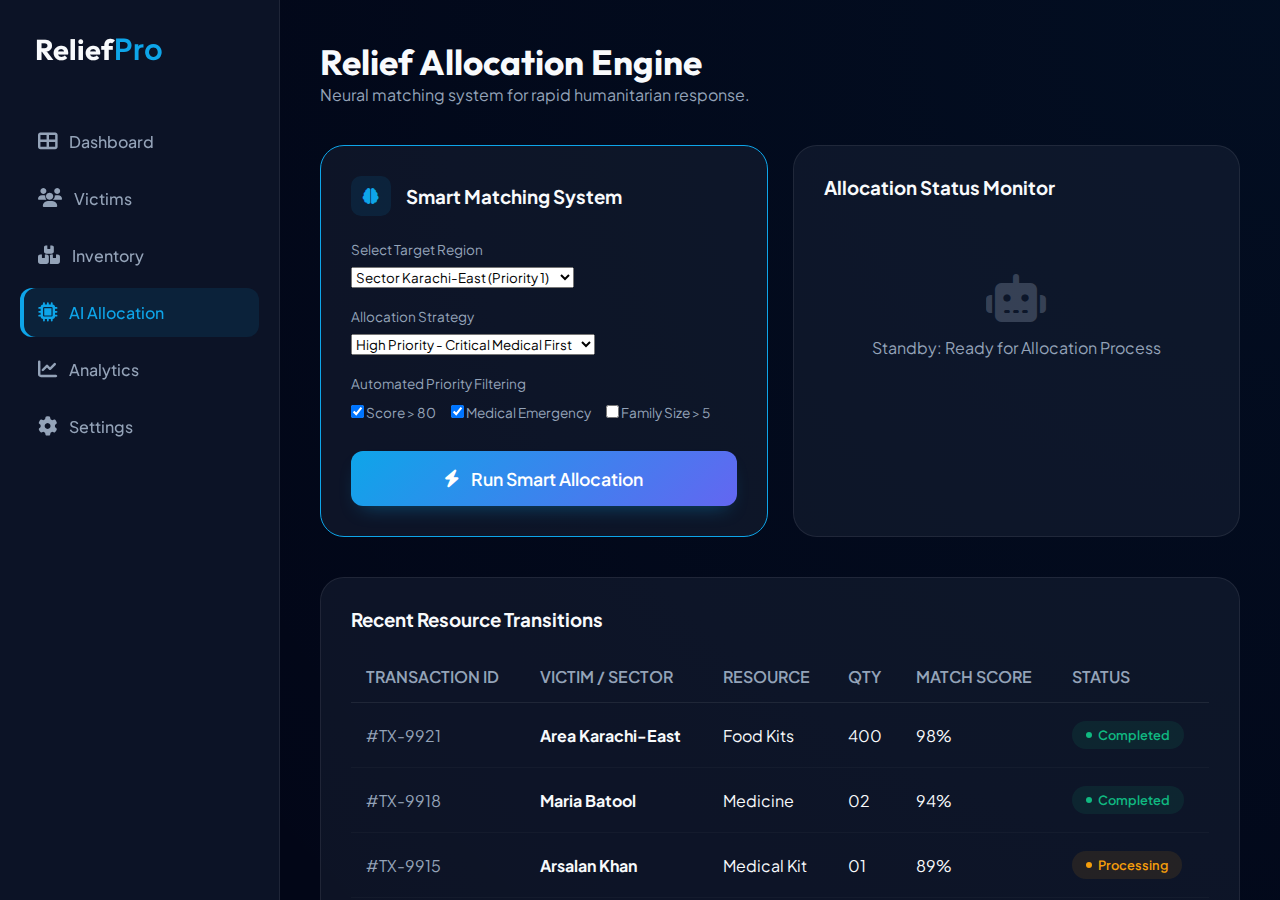
<file: Project7/DisasterRelief_Dashboard  all .html all .css files  and   script.js/allocation.html>
<!DOCTYPE html>
<html lang="en">

<head>
    <meta charset="UTF-8">
    <meta name="viewport" content="width=device-width, initial-scale=1.0">
    <title>ReliefPro | AI Allocation Engine</title>
    <link rel="stylesheet" href="style.css">
    <link rel="stylesheet" href="https://cdnjs.cloudflare.com/ajax/libs/font-awesome/6.4.0/css/all.min.css">
</head>

<body>

    <aside class="sidebar">
        <div class="sidebar-logo">Relief<span>Pro</span></div>
        <ul class="nav-links">
            <li class="nav-item"><a href="index.html" class="nav-link"><i class="fas fa-th-large"></i> Dashboard</a>
            </li>
            <li class="nav-item"><a href="victims.html" class="nav-link"><i class="fas fa-users"></i> Victims</a></li>
            <li class="nav-item"><a href="inventory.html" class="nav-link"><i class="fas fa-boxes"></i> Inventory</a>
            </li>
            <li class="nav-item"><a href="allocation.html" class="nav-link active"><i class="fas fa-microchip"></i> AI
                    Allocation</a></li>
            <li class="nav-item"><a href="reports.html" class="nav-link"><i class="fas fa-chart-line"></i> Analytics</a>
            </li>
            <li class="nav-item"><a href="#" class="nav-link"><i class="fas fa-cog"></i> Settings</a></li>
        </ul>
    </aside>

    <main class="main-area">
        <header style="margin-bottom: 40px;">
            <h1 style="font-family: 'Outfit'; font-size: 2.2rem;">Relief Allocation Engine</h1>
            <p style="color: var(--text-muted);">Neural matching system for rapid humanitarian response.</p>
        </header>

        <div class="charts-grid" style="grid-template-columns: 1fr 1fr;">
            <!-- ALLOCATION CONTROL PANEL -->
            <section class="table-wrapper" style="margin-top: 0; border-color: var(--primary);">
                <div style="display: flex; align-items: center; gap: 15px; margin-bottom: 25px;">
                    <div
                        style="width: 40px; height: 40px; background: rgba(14, 165, 233, 0.1); border-radius: 10px; display: flex; align-items: center; justify-content: center;">
                        <i class="fas fa-brain" style="color: var(--primary);"></i>
                    </div>
                    <h3>Smart Matching System</h3>
                </div>

                <div class="form-group" style="background: transparent; border: none; padding: 0; max-width: 100%;">
                    <div style="margin-bottom: 20px;">
                        <label
                            style="display: block; color: var(--text-muted); font-size: 0.85rem; margin-bottom: 8px;">Select
                            Target Region</label>
                        <select class="input-field" style="margin-bottom: 0;">
                            <option>Sector Karachi-East (Priority 1)</option>
                            <option>Sector Lahore-North (Priority 2)</option>
                            <option>Sector Quetta-West (Priority 3)</option>
                        </select>
                    </div>

                    <div style="margin-bottom: 20px;">
                        <label
                            style="display: block; color: var(--text-muted); font-size: 0.85rem; margin-bottom: 8px;">Allocation
                            Strategy</label>
                        <select class="input-field" style="margin-bottom: 0;">
                            <option>High Priority - Critical Medical First</option>
                            <option>Balanced - Equal Resource Spread</option>
                            <option>Logistics First - Fastest Delivery</option>
                        </select>
                    </div>

                    <div style="margin-bottom: 30px;">
                        <label
                            style="display: block; color: var(--text-muted); font-size: 0.85rem; margin-bottom: 12px;">Automated
                            Priority Filtering</label>
                        <div style="display: flex; gap: 15px;">
                            <label style="color: var(--text-muted); font-size: 0.85rem;"><input type="checkbox" checked>
                                Score > 80</label>
                            <label style="color: var(--text-muted); font-size: 0.85rem;"><input type="checkbox" checked>
                                Medical Emergency</label>
                            <label style="color: var(--text-muted); font-size: 0.85rem;"><input type="checkbox"> Family
                                Size > 5</label>
                        </div>
                    </div>

                    <button class="btn-premium"
                        style="width: 100%; height: 55px; font-size: 1.1rem; display: flex; align-items: center; justify-content: center; gap: 12px;"
                        onclick="simulateAllocation()">
                        <i class="fas fa-bolt"></i> Run Smart Allocation
                    </button>
                </div>
            </section>

            <!-- LIVE STATUS MONITOR -->
            <section class="table-wrapper" style="margin-top: 0;">
                <h3>Allocation Status Monitor</h3>
                <div id="statusList" style="margin-top: 25px;">
                    <div style="text-align: center; color: var(--text-muted); padding: 50px 0;">
                        <i class="fas fa-robot" style="font-size: 3rem; margin-bottom: 15px; opacity: 0.3;"></i>
                        <p>Standby: Ready for Allocation Process</p>
                    </div>
                </div>
            </section>
        </div>

        <!-- RECENT ALLOCATION HISTORY -->
        <section class="table-wrapper">
            <h3>Recent Resource Transitions</h3>
            <table style="margin-top: 20px;">
                <thead>
                    <tr>
                        <th>TRANSACTION ID</th>
                        <th>VICTIM / SECTOR</th>
                        <th>RESOURCE</th>
                        <th>QTY</th>
                        <th>MATCH SCORE</th>
                        <th>STATUS</th>
                    </tr>
                </thead>
                <tbody id="allocationHistory">
                    <tr>
                        <td style="color: var(--text-muted);">#TX-9921</td>
                        <td><b>Area Karachi-East</b></td>
                        <td>Food Kits</td>
                        <td>400</td>
                        <td>98%</td>
                        <td><span class="status-pill pill-success">
                                <div class="dot"></div> Completed
                            </span></td>
                    </tr>
                    <tr>
                        <td style="color: var(--text-muted);">#TX-9918</td>
                        <td><b>Maria Batool</b></td>
                        <td>Medicine</td>
                        <td>02</td>
                        <td>94%</td>
                        <td><span class="status-pill pill-success">
                                <div class="dot"></div> Completed
                            </span></td>
                    </tr>
                    <tr>
                        <td style="color: var(--text-muted);">#TX-9915</td>
                        <td><b>Arsalan Khan</b></td>
                        <td>Medical Kit</td>
                        <td>01</td>
                        <td>89%</td>
                        <td><span class="status-pill pill-warning">
                                <div class="dot"></div> Processing
                            </span></td>
                    </tr>
                </tbody>
            </table>
        </section>
    </main>

    <script>
        function simulateAllocation() {
            const statusList = document.getElementById('statusList');
            const history = document.getElementById('allocationHistory');
            statusList.innerHTML = `<h4 style="margin-bottom:15px; color:var(--primary);">Processing Neural Match...</h4>`;

            const steps = [
                "Scanning Victim Database...",
                "Analyzing Priority Scores...",
                "Checking Inventory Availability...",
                "Calculating Optimization Path...",
                "Match Confirmed: Batch #AK-202"
            ];

            let i = 0;
            const interval = setInterval(() => {
                const step = document.createElement('div');
                step.style.padding = "12px";
                step.style.borderLeft = "2px solid var(--primary)";
                step.style.marginBottom = "8px";
                step.style.background = "rgba(255,255,255,0.03)";
                step.style.fontSize = "0.9rem";
                step.innerHTML = `<i class="fas fa-check-circle" style="color: var(--success); margin-right: 10px;"></i> ${steps[i]}`;
                statusList.appendChild(step);

                i++;
                if (i >= steps.length) {
                    clearInterval(interval);
                    // Add to history table
                    const newRow = history.insertRow(0);
                    newRow.style.animation = "fadeIn 0.5s ease-out";
                    newRow.innerHTML = `
                        <td style="color: var(--text-muted);">#TX-${Math.floor(Math.random() * 9000) + 1000}</td>
                        <td><b>New Batch Sector</b></td>
                        <td>Mixed Resources</td>
                        <td>120</td>
                        <td>99%</td>
                        <td><span class="status-pill pill-success"><div class="dot"></div> Success</span></td>
                    `;
                    alert("Smart Allocation Complete!\nResources have been reserved.");
                }
            }, 800);
        }
    </script>
</body>

</html>
</file>
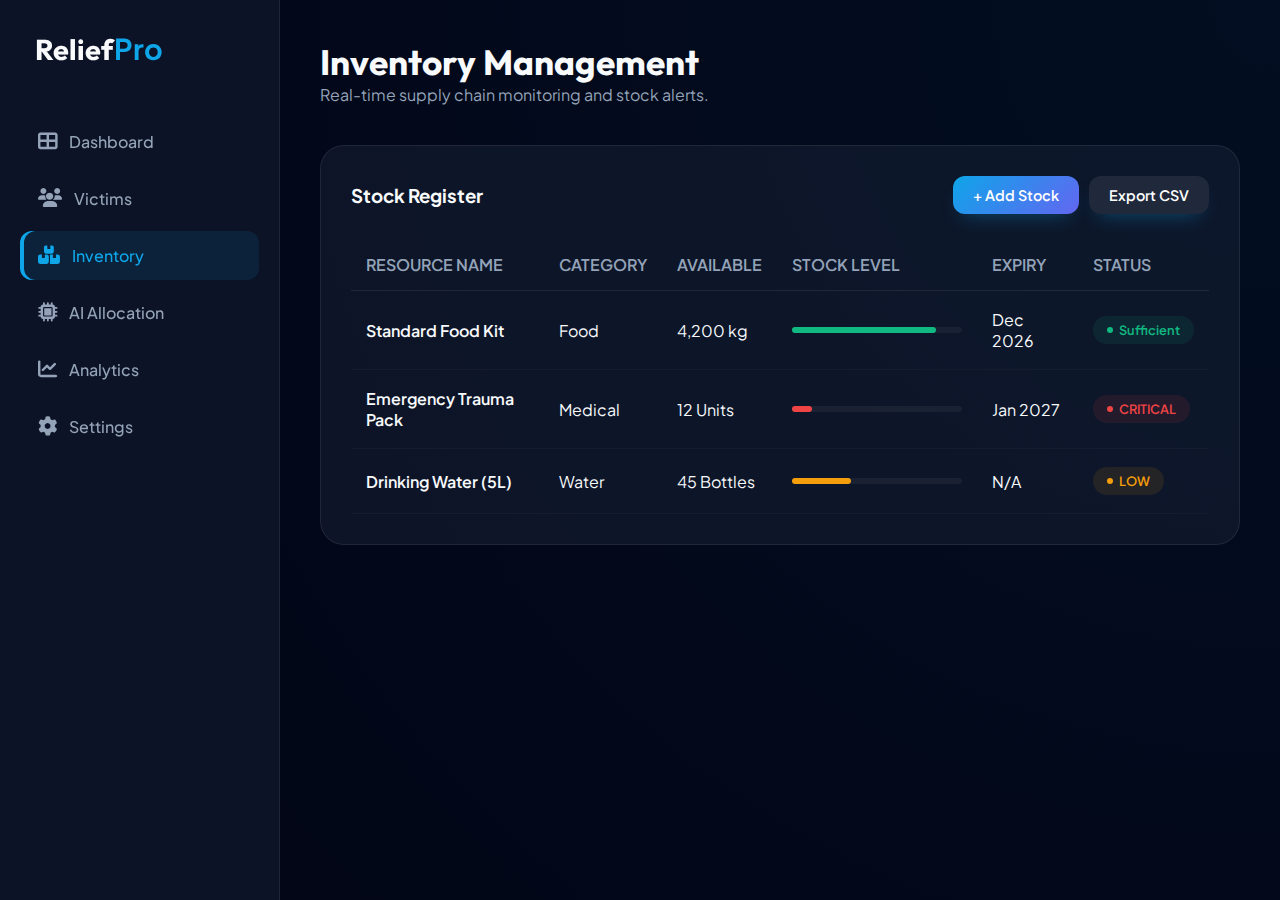
<file: Project7/DisasterRelief_Dashboard  all .html all .css files  and   script.js/inventory.html>
<!DOCTYPE html>
<html lang="en">

<head>
    <meta charset="UTF-8">
    <meta name="viewport" content="width=device-width, initial-scale=1.0">
    <title>ReliefPro | Inventory</title>
    <link rel="stylesheet" href="style.css">
    <link rel="stylesheet" href="https://cdnjs.cloudflare.com/ajax/libs/font-awesome/6.4.0/css/all.min.css">
</head>

<body>

    <aside class="sidebar">
        <div class="sidebar-logo">Relief<span>Pro</span></div>
        <ul class="nav-links">
            <li class="nav-item"><a href="index.html" class="nav-link"><i class="fas fa-th-large"></i> Dashboard</a>
            </li>
            <li class="nav-item"><a href="victims.html" class="nav-link"><i class="fas fa-users"></i> Victims</a></li>
            <li class="nav-item"><a href="inventory.html" class="nav-link active"><i class="fas fa-boxes"></i>
                    Inventory</a></li>
            <li class="nav-item"><a href="allocation.html" class="nav-link"><i class="fas fa-microchip"></i> AI
                    Allocation</a></li>
            <li class="nav-item"><a href="reports.html" class="nav-link"><i class="fas fa-chart-line"></i> Analytics</a>
            </li>
            <li class="nav-item"><a href="#" class="nav-link"><i class="fas fa-cog"></i> Settings</a></li>
        </ul>
    </aside>

    <main class="main-area">
        <header style="margin-bottom: 40px;">
            <h1 style="font-family: 'Outfit'; font-size: 2.2rem;">Inventory Management</h1>
            <p style="color: var(--text-muted);">Real-time supply chain monitoring and stock alerts.</p>
        </header>

        <section class="table-wrapper">
            <div style="display: flex; justify-content: space-between; align-items: center; margin-bottom: 25px;">
                <h3>Stock Register</h3>
                <div style="display: flex; gap: 10px;">
                    <button class="btn-premium" style="padding: 10px 20px; font-size: 0.9rem;">+ Add Stock</button>
                    <button class="btn-premium"
                        style="background: var(--glass-border); padding: 10px 20px; font-size: 0.9rem;">Export
                        CSV</button>
                </div>
            </div>
            <table>
                <thead>
                    <tr>
                        <th>RESOURCE NAME</th>
                        <th>CATEGORY</th>
                        <th>AVAILABLE</th>
                        <th>STOCK LEVEL</th>
                        <th>EXPIRY</th>
                        <th>STATUS</th>
                    </tr>
                </thead>
                <tbody>
                    <tr>
                        <td style="font-weight: 600;">Standard Food Kit</td>
                        <td>Food</td>
                        <td>4,200 kg</td>
                        <td style="width: 200px;">
                            <div
                                style="width: 100%; height: 6px; background: rgba(255,255,255,0.05); border-radius: 10px;">
                                <div style="width: 85%; height: 100%; background: var(--success); border-radius: 10px;">
                                </div>
                            </div>
                        </td>
                        <td>Dec 2026</td>
                        <td><span class="status-pill pill-success">
                                <div class="dot"></div> Sufficient
                            </span></td>
                    </tr>
                    <tr>
                        <td style="font-weight: 600;">Emergency Trauma Pack</td>
                        <td>Medical</td>
                        <td>12 Units</td>
                        <td>
                            <div
                                style="width: 100%; height: 6px; background: rgba(255,255,255,0.05); border-radius: 10px;">
                                <div style="width: 12%; height: 100%; background: var(--danger); border-radius: 10px;">
                                </div>
                            </div>
                        </td>
                        <td>Jan 2027</td>
                        <td><span class="status-pill pill-danger">
                                <div class="dot"></div> CRITICAL
                            </span></td>
                    </tr>
                    <tr>
                        <td style="font-weight: 600;">Drinking Water (5L)</td>
                        <td>Water</td>
                        <td>45 Bottles</td>
                        <td>
                            <div
                                style="width: 100%; height: 6px; background: rgba(255,255,255,0.05); border-radius: 10px;">
                                <div style="width: 35%; height: 100%; background: var(--warning); border-radius: 10px;">
                                </div>
                            </div>
                        </td>
                        <td>N/A</td>
                        <td><span class="status-pill pill-warning">
                                <div class="dot"></div> LOW
                            </span></td>
                    </tr>
                </tbody>
            </table>
        </section>
    </main>

    <script src="script.js"></script>
</body>

</html>
</file>
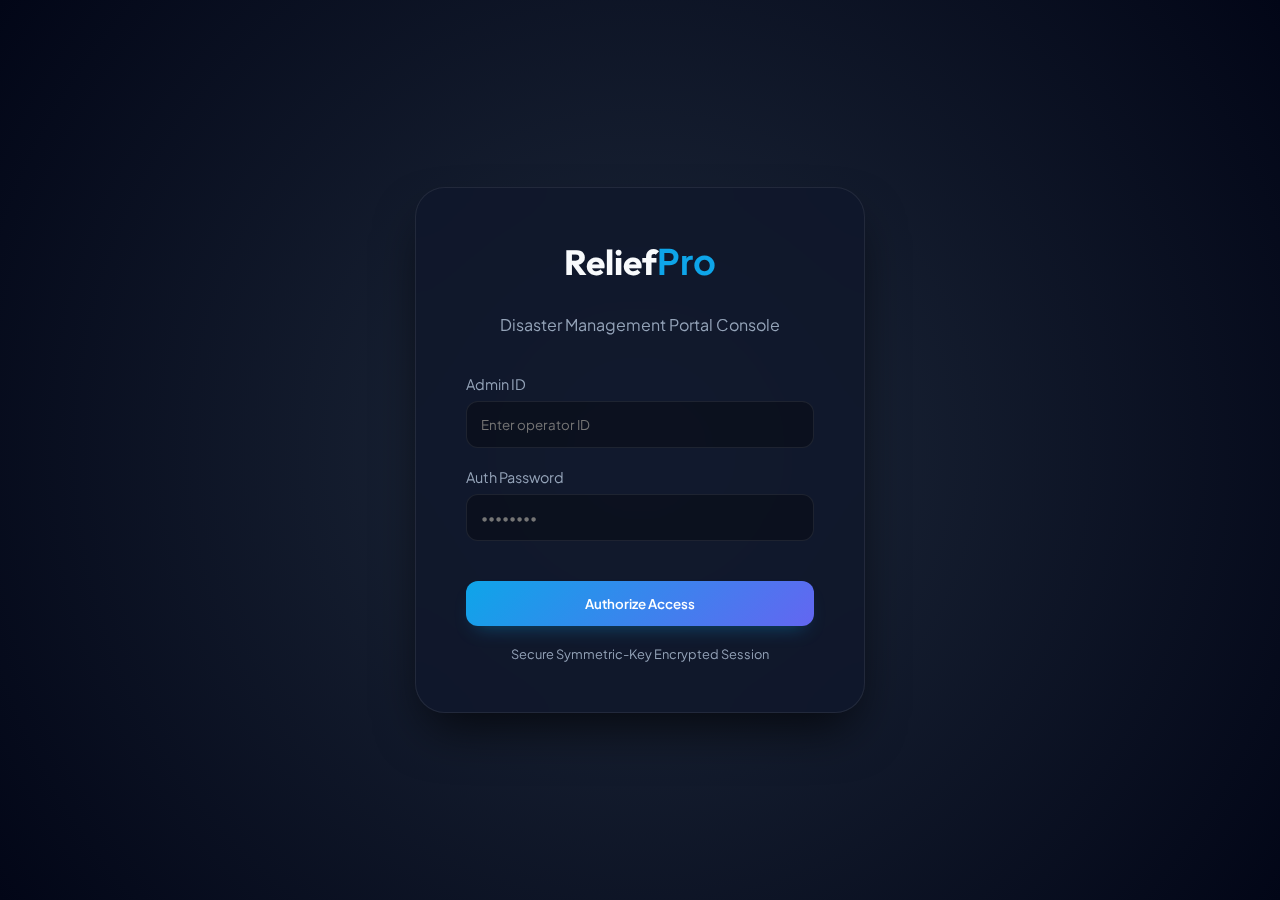
<file: Project7/DisasterRelief_Dashboard  all .html all .css files  and   script.js/login.html>
<!DOCTYPE html>
<html lang="en">

<head>
    <meta charset="UTF-8">
    <meta name="viewport" content="width=device-width, initial-scale=1.0">
    <title>ReliefPro | Login</title>
    <link rel="stylesheet" href="style.css">
    <style>
        .login-container {
            width: 100vw;
            height: 100vh;
            display: flex;
            justify-content: center;
            align-items: center;
            background: radial-gradient(circle at center, #1e293b 0%, #020617 100%);
        }

        .login-card {
            width: 450px;
            background: var(--sidebar-bg);
            backdrop-filter: blur(30px);
            border: 1px solid var(--glass-border);
            border-radius: 30px;
            padding: 50px;
            text-align: center;
            box-shadow: 0 25px 50px -12px rgba(0, 0, 0, 0.7);
        }

        .login-card h2 {
            font-family: 'Outfit';
            font-size: 2.2rem;
            margin-bottom: 30px;
        }

        .login-card h2 span {
            color: var(--primary);
        }

        .input-box {
            margin-bottom: 20px;
            text-align: left;
        }

        .input-box label {
            display: block;
            margin-bottom: 8px;
            font-size: 0.9rem;
            color: var(--text-muted);
        }

        .input-box input {
            width: 100%;
            background: rgba(0, 0, 0, 0.3);
            border: 1px solid var(--glass-border);
            padding: 14px;
            border-radius: 12px;
            color: white;
            outline: none;
            transition: 0.3s;
        }

        .input-box input:focus {
            border-color: var(--primary);
        }
    </style>
</head>

<body>
    <div class="login-container">
        <div class="login-card">
            <h2>Relief<span>Pro</span></h2>
            <p style="color: var(--text-muted); margin-bottom: 40px;">Disaster Management Portal Console</p>

            <div class="input-box">
                <label>Admin ID</label>
                <input type="text" placeholder="Enter operator ID">
            </div>
            <div class="input-box">
                <label>Auth Password</label>
                <input type="password" placeholder="••••••••">
            </div>

            <button class="btn-premium" style="width: 100%; margin-top: 20px;"
                onclick="location.href='index.html'">Authorize Access</button>
            <p style="margin-top: 20px; font-size: 0.8rem; color: var(--text-muted);">Secure Symmetric-Key Encrypted
                Session</p>
        </div>
    </div>
</body>

</html>
</file>
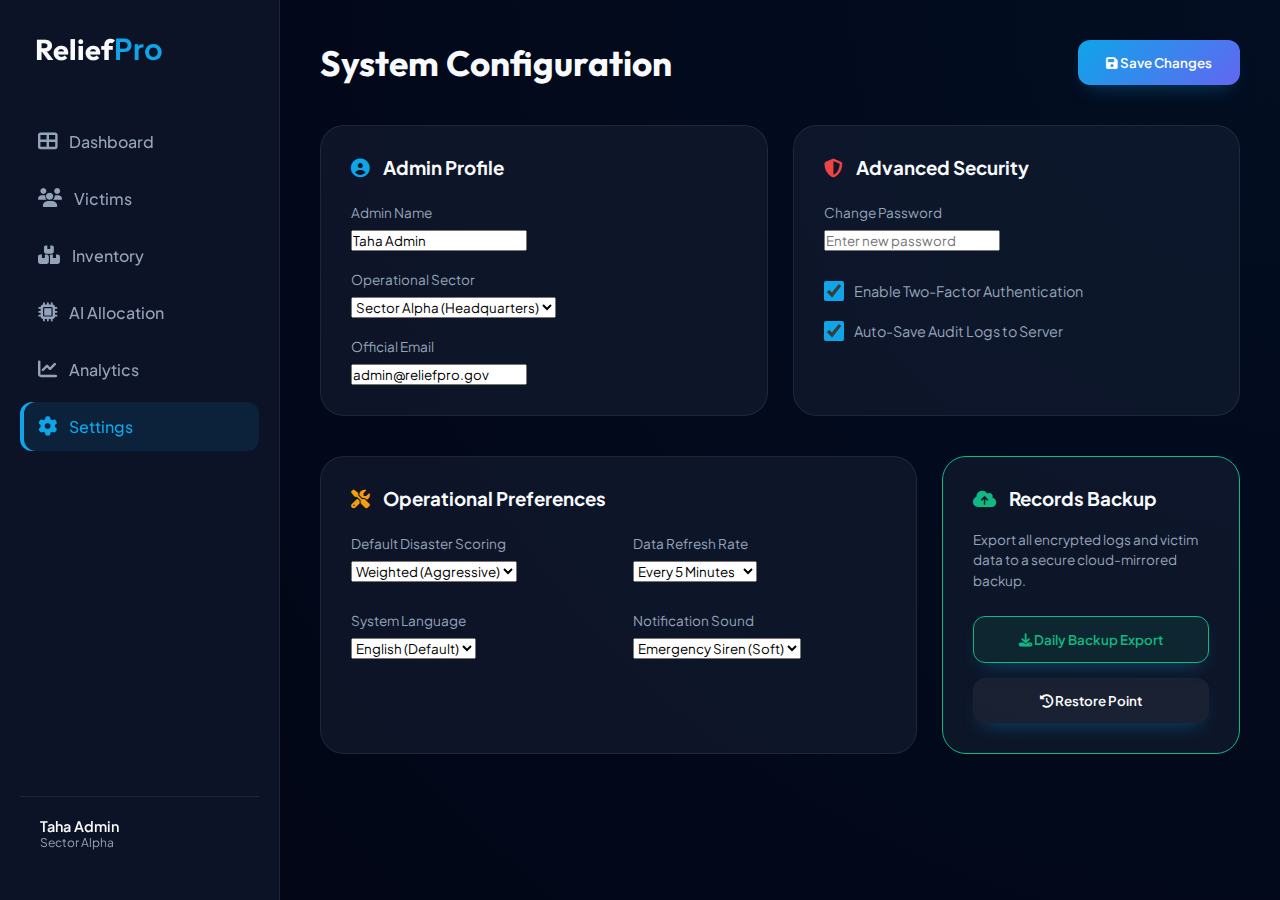
<file: Project7/DisasterRelief_Dashboard  all .html all .css files  and   script.js/settings.html>
<!DOCTYPE html>
<html lang="en">

<head>
    <meta charset="UTF-8">
    <meta name="viewport" content="width=device-width, initial-scale=1.0">
    <title>ReliefPro | System Settings</title>
    <link rel="stylesheet" href="style.css">
    <link rel="stylesheet" href="https://cdnjs.cloudflare.com/ajax/libs/font-awesome/6.4.0/css/all.min.css">
</head>

<body>

    <!-- SIDEBAR NAVIGATION -->
    <aside class="sidebar">
        <div class="sidebar-logo">Relief<span>Pro</span></div>
        <ul class="nav-links">
            <li class="nav-item"><a href="index.html" class="nav-link"><i class="fas fa-th-large"></i> Dashboard</a>
            </li>
            <li class="nav-item"><a href="victims.html" class="nav-link"><i class="fas fa-users"></i> Victims</a></li>
            <li class="nav-item"><a href="inventory.html" class="nav-link"><i class="fas fa-boxes"></i> Inventory</a>
            </li>
            <li class="nav-item"><a href="allocation.html" class="nav-link"><i class="fas fa-microchip"></i> AI
                    Allocation</a></li>
            <li class="nav-item"><a href="reports.html" class="nav-link"><i class="fas fa-chart-line"></i> Analytics</a>
            </li>
            <li class="nav-item"><a href="settings.html" class="nav-link active"><i class="fas fa-cog"></i> Settings</a>
            </li>
        </ul>
        <div class="user-block" style="padding: 20px; border-top: 1px solid var(--glass-border);">
            <div style="font-weight: 600; font-size: 0.9rem;">Taha Admin</div>
            <div style="font-size: 0.75rem; color: var(--text-muted);">Sector Alpha</div>
        </div>
    </aside>

    <!-- MAIN DASHBOARD CONTENT -->
    <main class="main-area">
        <div class="header-top">
            <h1 style="font-family: 'Outfit'; font-size: 2.2rem;">System Configuration</h1>
            <div class="top-actions">
                <button class="btn-premium" onclick="saveSettings()"><i class="fas fa-save"></i> Save Changes</button>
            </div>
        </div>

        <section class="charts-grid" style="grid-template-columns: 1fr 1fr; margin-top: 30px;">
            <!-- ACCOUNT SETTINGS -->
            <div class="chart-container" style="padding: 30px;">
                <h3 style="margin-bottom: 25px;"><i class="fas fa-user-circle"
                        style="color: var(--primary); margin-right: 10px;"></i> Admin Profile</h3>
                <div style="display: flex; flex-direction: column; gap: 20px;">
                    <div>
                        <label
                            style="display: block; color: var(--text-muted); font-size: 0.85rem; margin-bottom: 8px;">Admin
                            Name</label>
                        <input type="text" class="input-field" value="Taha Admin" style="margin-bottom: 0;">
                    </div>
                    <div>
                        <label
                            style="display: block; color: var(--text-muted); font-size: 0.85rem; margin-bottom: 8px;">Operational
                            Sector</label>
                        <select class="input-field" style="margin-bottom: 0;">
                            <option selected>Sector Alpha (Headquarters)</option>
                            <option>Sector Bravo</option>
                            <option>Sector Charlie</option>
                            <option>Sector Delta</option>
                        </select>
                    </div>
                    <div>
                        <label
                            style="display: block; color: var(--text-muted); font-size: 0.85rem; margin-bottom: 8px;">Official
                            Email</label>
                        <input type="email" class="input-field" value="admin@reliefpro.gov" style="margin-bottom: 0;">
                    </div>
                </div>
            </div>

            <!-- SECURITY SETTINGS -->
            <div class="chart-container" style="padding: 30px;">
                <h3 style="margin-bottom: 25px;"><i class="fas fa-shield-alt"
                        style="color: var(--danger); margin-right: 10px;"></i> Advanced Security</h3>
                <div style="display: flex; flex-direction: column; gap: 20px;">
                    <div>
                        <label
                            style="display: block; color: var(--text-muted); font-size: 0.85rem; margin-bottom: 8px;">Change
                            Password</label>
                        <input type="password" class="input-field" placeholder="Enter new password"
                            style="margin-bottom: 0;">
                    </div>
                    <div style="display: flex; gap: 10px; align-items: center; margin-top: 10px;">
                        <input type="checkbox" id="twoFactor" checked
                            style="width: 20px; height: 20px; accent-color: var(--primary);">
                        <label for="twoFactor" style="color: var(--text-muted); font-size: 0.9rem;">Enable Two-Factor
                            Authentication</label>
                    </div>
                    <div style="display: flex; gap: 10px; align-items: center;">
                        <input type="checkbox" id="auditLog" checked
                            style="width: 20px; height: 20px; accent-color: var(--primary);">
                        <label for="auditLog" style="color: var(--text-muted); font-size: 0.9rem;">Auto-Save Audit Logs
                            to Server</label>
                    </div>
                </div>
            </div>
        </section>

        <section class="charts-grid" style="grid-template-columns: 2fr 1fr; margin-top: 30px;">
            <!-- SYSTEM PREFERENCES -->
            <div class="chart-container" style="padding: 30px;">
                <h3 style="margin-bottom: 25px;"><i class="fas fa-tools"
                        style="color: var(--warning); margin-right: 10px;"></i> Operational Preferences</h3>
                <div style="display: grid; grid-template-columns: 1fr 1fr; gap: 30px;">
                    <div>
                        <label
                            style="display: block; color: var(--text-muted); font-size: 0.85rem; margin-bottom: 8px;">Default
                            Disaster Scoring</label>
                        <select class="input-field" style="margin-bottom: 0;">
                            <option selected>Weighted (Aggressive)</option>
                            <option>Linear (Standard)</option>
                            <option>Conservative (Safe)</option>
                        </select>
                    </div>
                    <div>
                        <label
                            style="display: block; color: var(--text-muted); font-size: 0.85rem; margin-bottom: 8px;">Data
                            Refresh Rate</label>
                        <select class="input-field" style="margin-bottom: 0;">
                            <option>Every 1 Minute</option>
                            <option selected>Every 5 Minutes</option>
                            <option>Every 15 Minutes</option>
                        </select>
                    </div>
                    <div>
                        <label
                            style="display: block; color: var(--text-muted); font-size: 0.85rem; margin-bottom: 8px;">System
                            Language</label>
                        <select class="input-field" style="margin-bottom: 0;">
                            <option selected>English (Default)</option>
                            <option>Urdu (Standard)</option>
                            <option>Spanish (ES)</option>
                        </select>
                    </div>
                    <div>
                        <label
                            style="display: block; color: var(--text-muted); font-size: 0.85rem; margin-bottom: 8px;">Notification
                            Sound</label>
                        <select class="input-field" style="margin-bottom: 0;">
                            <option selected>Emergency Siren (Soft)</option>
                            <option>Standard Ping</option>
                            <option>Muted</option>
                        </select>
                    </div>
                </div>
            </div>

            <!-- SYSTEM BACKUP -->
            <div class="chart-container" style="padding: 30px; border-color: var(--success);">
                <h3 style="margin-bottom: 20px;"><i class="fas fa-cloud-upload-alt"
                        style="color: var(--success); margin-right: 10px;"></i> Records Backup</h3>
                <p style="color: var(--text-muted); font-size: 0.85rem; line-height: 1.5; margin-bottom: 25px;">Export
                    all encrypted logs and victim data to a secure cloud-mirrored backup.</p>
                <div style="display: flex; flex-direction: column; gap: 15px;">
                    <button class="btn-premium"
                        style="background: rgba(16, 185, 129, 0.1); border: 1px solid var(--success); color: var(--success);">
                        <i class="fas fa-download"></i> Daily Backup Export
                    </button>
                    <button class="btn-premium" style="background: rgba(255, 255, 255, 0.05);">
                        <i class="fas fa-history"></i> Restore Point
                    </button>
                </div>
            </div>
        </section>
    </main>

    <script>
        function saveSettings() {
            alert("Settings synchronized successfully with ReliefPro Central Server.");
        }
    </script>
</body>

</html>
</file>
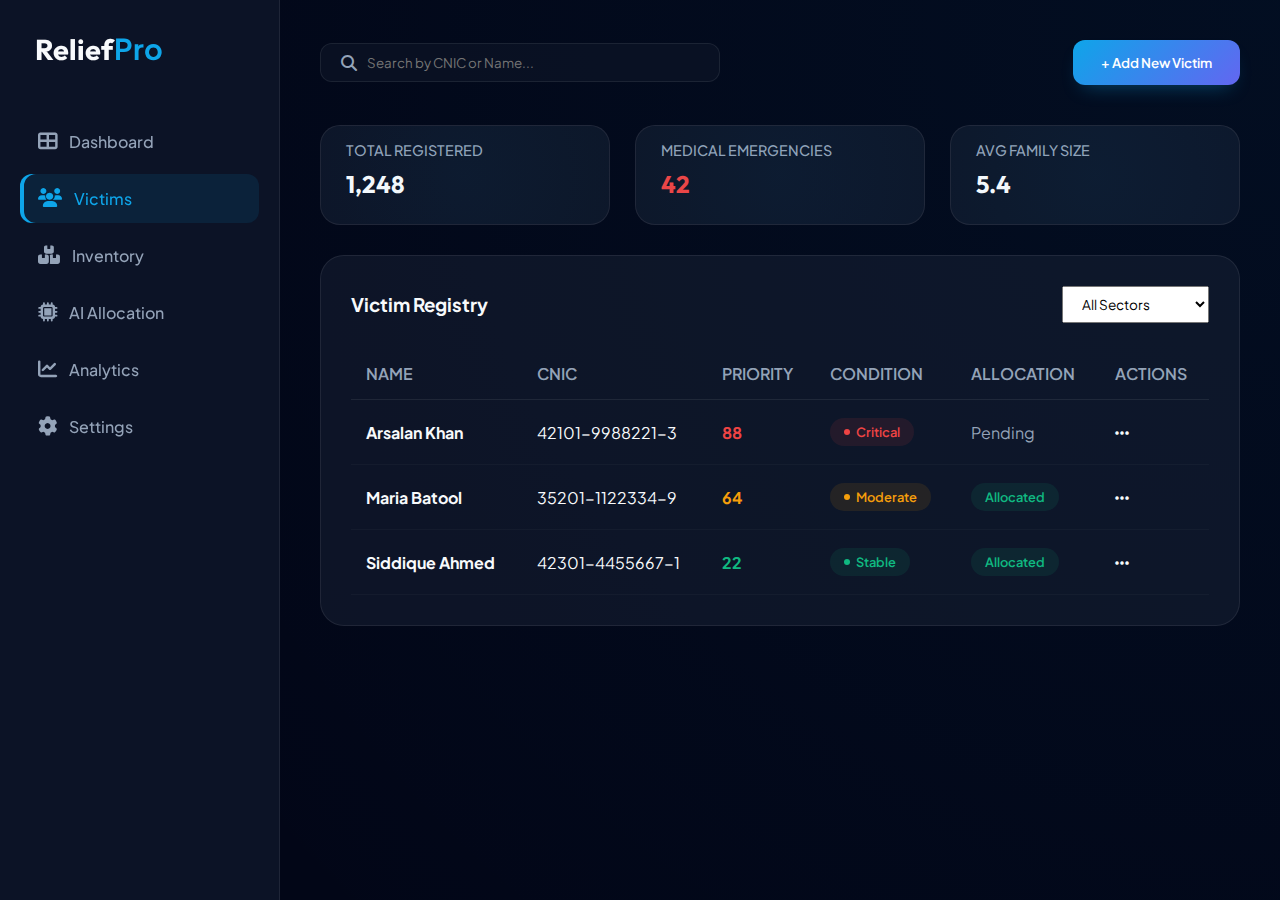
<file: Project7/DisasterRelief_Dashboard  all .html all .css files  and   script.js/victims.html>
<!DOCTYPE html>
<html lang="en">

<head>
    <meta charset="UTF-8">
    <meta name="viewport" content="width=device-width, initial-scale=1.0">
    <title>ReliefPro | Victim Registry</title>
    <link rel="stylesheet" href="style.css">
    <link rel="stylesheet" href="https://cdnjs.cloudflare.com/ajax/libs/font-awesome/6.4.0/css/all.min.css">
</head>

<body>

    <aside class="sidebar">
        <div class="sidebar-logo">Relief<span>Pro</span></div>
        <ul class="nav-links">
            <li class="nav-item"><a href="index.html" class="nav-link"><i class="fas fa-th-large"></i> Dashboard</a>
            </li>
            <li class="nav-item"><a href="victims.html" class="nav-link active"><i class="fas fa-users"></i> Victims</a>
            </li>
            <li class="nav-item"><a href="inventory.html" class="nav-link"><i class="fas fa-boxes"></i> Inventory</a>
            </li>
            <li class="nav-item"><a href="allocation.html" class="nav-link"><i class="fas fa-microchip"></i> AI
                    Allocation</a></li>
            <li class="nav-item"><a href="reports.html" class="nav-link"><i class="fas fa-chart-line"></i> Analytics</a>
            </li>
            <li class="nav-item"><a href="#" class="nav-link"><i class="fas fa-cog"></i> Settings</a></li>
        </ul>
    </aside>

    <main class="main-area">
        <div class="header-top">
            <div class="search-bar">
                <i class="fas fa-search" style="color: var(--text-muted);"></i>
                <input type="text" id="victimSearch" placeholder="Search by CNIC or Name..." onkeyup="filterVictims()">
            </div>
            <button class="btn-premium" onclick="toggleAddForm()">+ Add New Victim</button>
        </div>

        <section class="stats-grid" style="margin-bottom: 30px;">
            <div class="stat-card" style="padding: 15px 25px;">
                <div class="stat-label">TOTAL REGISTERED</div>
                <div class="stat-number" style="font-size: 1.5rem;">1,248</div>
            </div>
            <div class="stat-card" style="padding: 15px 25px;">
                <div class="stat-label">MEDICAL EMERGENCIES</div>
                <div class="stat-number" style="font-size: 1.5rem; color: var(--danger);">42</div>
            </div>
            <div class="stat-card" style="padding: 15px 25px;">
                <div class="stat-label">AVG FAMILY SIZE</div>
                <div class="stat-number" style="font-size: 1.5rem;">5.4</div>
            </div>
        </section>

        <!-- ADD FORM (Initially Hidden) -->
        <section id="addVictimForm" class="table-wrapper"
            style="display: none; margin-bottom: 30px; border-color: var(--primary);">
            <div style="display: flex; justify-content: space-between; align-items: center; margin-bottom: 20px;">
                <h3>Register New Case</h3>
                <i class="fas fa-times" style="cursor: pointer; color: var(--text-muted);"
                    onclick="toggleAddForm()"></i>
            </div>
            <div style="display: grid; grid-template-columns: repeat(2, 1fr); gap: 20px;">
                <input type="text" class="input-field" placeholder="Full Name" style="margin-bottom: 0;">
                <input type="text" class="input-field" placeholder="CNIC (13 Digits)" style="margin-bottom: 0;">
                <input type="number" class="input-field" placeholder="Family Members" style="margin-bottom: 0;">
                <input type="number" class="input-field" placeholder="Priority Score" style="margin-bottom: 0;">
                <div style="display: flex; align-items: center; gap: 10px; grid-column: span 2;">
                    <label style="color: var(--text-muted);"><input type="checkbox"> Medical Emergency</label>
                    <label style="color: var(--text-muted); margin-left: 20px;"><input type="checkbox"> Pregnancy
                        Support Req.</label>
                </div>
            </div>
            <button class="btn-premium" style="width: 100%; margin-top: 25px;">Commit to Database</button>
        </section>

        <section class="table-wrapper">
            <div style="display: flex; justify-content: space-between; align-items: center; margin-bottom: 25px;">
                <h3>Victim Registry</h3>
                <div style="display: flex; gap: 10px;">
                    <select class="input-field" style="width: auto; padding: 8px 15px; font-size: 0.85rem;">
                        <option>All Sectors</option>
                        <option>Sector Karachi</option>
                        <option>Sector Lahore</option>
                    </select>
                </div>
            </div>
            <table id="victimTable">
                <thead>
                    <tr>
                        <th>NAME</th>
                        <th>CNIC</th>
                        <th>PRIORITY</th>
                        <th>CONDITION</th>
                        <th>ALLOCATION</th>
                        <th>ACTIONS</th>
                    </tr>
                </thead>
                <tbody>
                    <tr>
                        <td><b>Arsalan Khan</b></td>
                        <td>42101-9988221-3</td>
                        <td><span style="color: var(--danger); font-weight: 700;">88</span></td>
                        <td><span class="status-pill pill-danger">
                                <div class="dot"></div> Critical
                            </span></td>
                        <td><span style="color: var(--text-muted);">Pending</span></td>
                        <td><i class="fas fa-ellipsis-h" style="cursor: pointer;"></i></td>
                    </tr>
                    <tr>
                        <td><b>Maria Batool</b></td>
                        <td>35201-1122334-9</td>
                        <td><span style="color: var(--warning); font-weight: 700;">64</span></td>
                        <td><span class="status-pill pill-warning">
                                <div class="dot"></div> Moderate
                            </span></td>
                        <td><span class="status-pill pill-success">Allocated</span></td>
                        <td><i class="fas fa-ellipsis-h" style="cursor: pointer;"></i></td>
                    </tr>
                    <tr>
                        <td><b>Siddique Ahmed</b></td>
                        <td>42301-4455667-1</td>
                        <td><span style="color: var(--success); font-weight: 700;">22</span></td>
                        <td><span class="status-pill pill-success">
                                <div class="dot"></div> Stable
                            </span></td>
                        <td><span class="status-pill pill-success">Allocated</span></td>
                        <td><i class="fas fa-ellipsis-h" style="cursor: pointer;"></i></td>
                    </tr>
                </tbody>
            </table>
        </section>
    </main>

    <script>
        function toggleAddForm() {
            const form = document.getElementById('addVictimForm');
            form.style.display = form.style.display === 'none' ? 'block' : 'none';
        }

        function filterVictims() {
            const input = document.getElementById('victimSearch').value.toUpperCase();
            const table = document.getElementById('victimTable');
            const tr = table.getElementsByTagName('tr');
            for (let i = 1; i < tr.length; i++) {
                let found = false;
                const td = tr[i].getElementsByTagName('td');
                for (let j = 0; j < td.length - 1; j++) {
                    if (td[j].textContent.toUpperCase().indexOf(input) > -1) {
                        found = true;
                        break;
                    }
                }
                tr[i].style.display = found ? "" : "none";
            }
        }
    </script>
</body>

</html>
</file>
<file: Project7/DisasterRelief_Dashboard  all .html all .css files  and   script.js/style.css>
@import url('https://fonts.googleapis.com/css2?family=Plus+Jakarta+Sans:wght@300;400;500;600;700;800&family=Outfit:wght@400;600;700&display=swap');

:root {
    --bg-main: #020617;
    --sidebar-bg: rgba(15, 23, 42, 0.8);
    --card-bg: rgba(30, 41, 59, 0.4);
    --primary: #0ea5e9;
    --primary-glow: rgba(14, 165, 233, 0.4);
    --secondary: #6366f1;
    --accent: #f093fb;
    --success: #10b981;
    --warning: #f59e0b;
    --danger: #ef4444;
    --text-main: #f8fafc;
    --text-muted: #94a3b8;
    --glass-border: rgba(255, 255, 255, 0.08);
}

* {
    margin: 0;
    padding: 0;
    box-sizing: border-box;
    font-family: 'Plus Jakarta Sans', sans-serif;
}

body {
    background: var(--bg-main);
    color: var(--text-main);
    min-height: 100vh;
    display: flex;
    overflow: hidden;
}

/* --- SIDEBAR --- */
.sidebar {
    width: 280px;
    height: 100vh;
    background: var(--sidebar-bg);
    backdrop-filter: blur(20px);
    border-right: 1px solid var(--glass-border);
    display: flex;
    flex-direction: column;
    padding: 30px 20px;
    z-index: 100;
}

.sidebar-logo {
    font-family: 'Outfit', sans-serif;
    font-size: 1.8rem;
    font-weight: 700;
    margin-bottom: 50px;
    padding-left: 15px;
}

.sidebar-logo span {
    color: var(--primary);
}

.nav-links {
    list-style: none;
    flex: 1;
}

.nav-item {
    margin-bottom: 8px;
}

.nav-link {
    display: flex;
    align-items: center;
    gap: 12px;
    padding: 14px 18px;
    color: var(--text-muted);
    text-decoration: none;
    border-radius: 12px;
    font-weight: 500;
    transition: all 0.3s ease;
}

.nav-link i {
    font-size: 1.2rem;
}

.nav-link:hover,
.nav-link.active {
    background: rgba(14, 165, 233, 0.1);
    color: var(--primary);
}

.nav-link.active {
    box-shadow: inset 4px 0 0 var(--primary);
}

/* --- MAIN CONTENT --- */
.main-area {
    flex: 1;
    height: 100vh;
    overflow-y: auto;
    padding: 40px;
    background: radial-gradient(circle at top right, rgba(14, 165, 233, 0.05), transparent);
}

.header-top {
    display: flex;
    justify-content: space-between;
    align-items: center;
    margin-bottom: 40px;
}

.search-bar {
    background: rgba(15, 23, 42, 0.5);
    border: 1px solid var(--glass-border);
    border-radius: 12px;
    padding: 10px 20px;
    display: flex;
    align-items: center;
    gap: 10px;
    width: 400px;
}

.search-bar input {
    background: transparent;
    border: none;
    color: white;
    outline: none;
    width: 100%;
}

.top-actions {
    display: flex;
    align-items: center;
    gap: 20px;
}

.notification-bell {
    position: relative;
    font-size: 1.4rem;
    cursor: pointer;
    color: var(--text-muted);
}

.bell-badge {
    position: absolute;
    top: -2px;
    right: -2px;
    width: 8px;
    height: 8px;
    background: var(--danger);
    border-radius: 50%;
    box-shadow: 0 0 10px var(--danger);
}

/* --- DASHBOARD ELEMENTS --- */
.stats-grid {
    display: grid;
    grid-template-columns: repeat(auto-fit, minmax(240px, 1fr));
    gap: 25px;
    margin-bottom: 40px;
}

.stat-card {
    background: var(--card-bg);
    border: 1px solid var(--glass-border);
    border-radius: 20px;
    padding: 25px;
    position: relative;
    overflow: hidden;
    transition: transform 0.3s;
}

.stat-card:hover {
    transform: translateY(-5px);
}

.stat-card::after {
    content: '';
    position: absolute;
    top: -50%;
    left: -50%;
    width: 200%;
    height: 200%;
    background: radial-gradient(circle, var(--primary-glow) 0%, transparent 70%);
    opacity: 0.1;
    pointer-events: none;
}

.stat-label {
    color: var(--text-muted);
    font-size: 0.9rem;
    font-weight: 500;
}

.stat-number {
    font-size: 2.2rem;
    font-weight: 700;
    margin: 10px 0;
    font-family: 'Outfit';
}

.stat-trend {
    font-size: 0.85rem;
    display: flex;
    align-items: center;
    gap: 5px;
}

.trend-up {
    color: var(--success);
}

/* --- CHARTS --- */
.charts-grid {
    display: grid;
    grid-template-columns: 2fr 1fr;
    gap: 25px;
    margin-bottom: 40px;
}

.chart-container {
    background: var(--card-bg);
    border: 1px solid var(--glass-border);
    border-radius: 24px;
    padding: 30px;
}

/* --- Pills/Badges --- */
.status-pill {
    padding: 6px 14px;
    border-radius: 100px;
    font-size: 0.8rem;
    font-weight: 600;
    display: inline-flex;
    align-items: center;
    gap: 6px;
}

.pill-success {
    background: rgba(16, 185, 129, 0.1);
    color: var(--success);
}

.pill-warning {
    background: rgba(245, 158, 11, 0.1);
    color: var(--warning);
}

.pill-danger {
    background: rgba(239, 68, 68, 0.1);
    color: var(--danger);
}

.dot {
    width: 6px;
    height: 6px;
    border-radius: 50%;
    background: currentColor;
}

/* --- TABLES --- */
.table-wrapper {
    background: var(--card-bg);
    border: 1px solid var(--glass-border);
    border-radius: 24px;
    padding: 30px;
    margin-top: 30px;
}

table {
    width: 100%;
    border-collapse: collapse;
}

th {
    text-align: left;
    padding: 15px;
    color: var(--text-muted);
    font-weight: 600;
    border-bottom: 1px solid var(--glass-border);
}

td {
    padding: 18px 15px;
    border-bottom: 1px solid rgba(255, 255, 255, 0.03);
}

/* --- ANIMATIONS --- */
@keyframes pulseGlow {
    0% {
        transform: scale(1);
        opacity: 0.5;
    }

    50% {
        transform: scale(1.1);
        opacity: 0.8;
    }

    100% {
        transform: scale(1);
        opacity: 0.5;
    }
}

.pulse {
    animation: pulseGlow 2s infinite;
}

.btn-premium {
    background: linear-gradient(135deg, var(--primary), var(--secondary));
    color: white;
    border: none;
    padding: 14px 28px;
    border-radius: 12px;
    font-weight: 600;
    cursor: pointer;
    transition: 0.3s;
    box-shadow: 0 10px 20px -10px var(--primary-glow);
}

.btn-premium:hover {
    transform: translateY(-2px);
    box-shadow: 0 15px 30px -10px var(--primary-glow);
}

/* Scrollbar */
::-webkit-scrollbar {
    width: 6px;
}

::-webkit-scrollbar-track {
    background: transparent;
}

::-webkit-scrollbar-thumb {
    background: var(--glass-border);
    border-radius: 10px;
}
</file>
